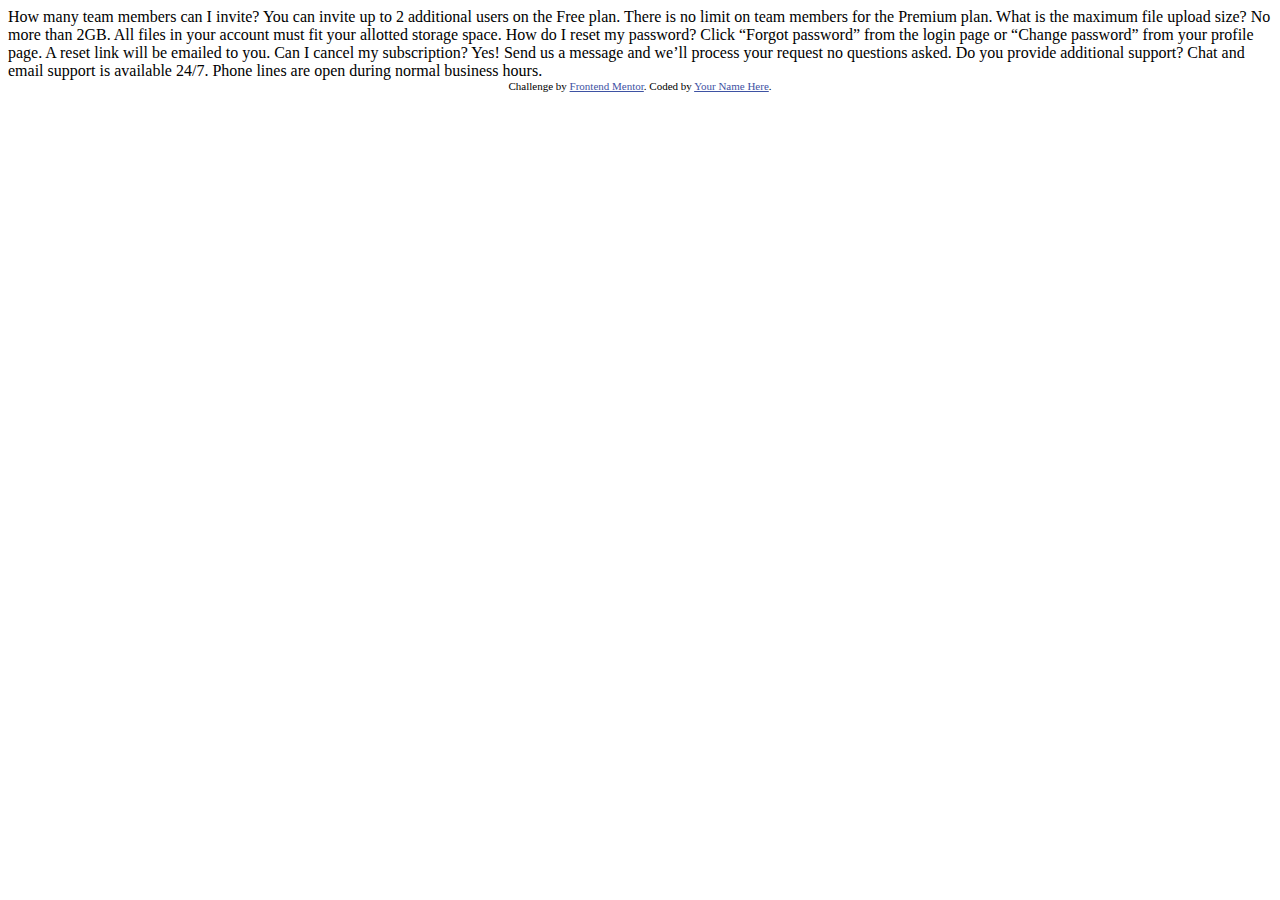
<file: Newbie/faq-accordion-card-main/index.html>
<!DOCTYPE html>
<html lang="en">
<head>
  <meta charset="UTF-8">
  <meta name="viewport" content="width=device-width, initial-scale=1.0"> <!-- displays site properly based on user's device -->

  <link rel="icon" type="image/png" sizes="32x32" href="./images/favicon-32x32.png">
  
  <title>Frontend Mentor | FAQ Accordion Card</title>

  <!-- Feel free to remove these styles or customise in your own stylesheet 👍 -->
  <style>
    .attribution { font-size: 11px; text-align: center; }
    .attribution a { color: hsl(228, 45%, 44%); }
  </style>
</head>
<body>
  How many team members can I invite?
  You can invite up to 2 additional users on the Free plan. There is no limit on 
  team members for the Premium plan.

  What is the maximum file upload size?
  No more than 2GB. All files in your account must fit your allotted storage space.

  How do I reset my password?
  Click “Forgot password” from the login page or “Change password” from your profile page.
  A reset link will be emailed to you.

  Can I cancel my subscription?
  Yes! Send us a message and we’ll process your request no questions asked.

  Do you provide additional support?
  Chat and email support is available 24/7. Phone lines are open during normal business hours.

  <div class="attribution">
    Challenge by <a href="https://www.frontendmentor.io?ref=challenge" target="_blank">Frontend Mentor</a>. 
    Coded by <a href="#">Your Name Here</a>.
  </div>
</body>
</html>
</file>
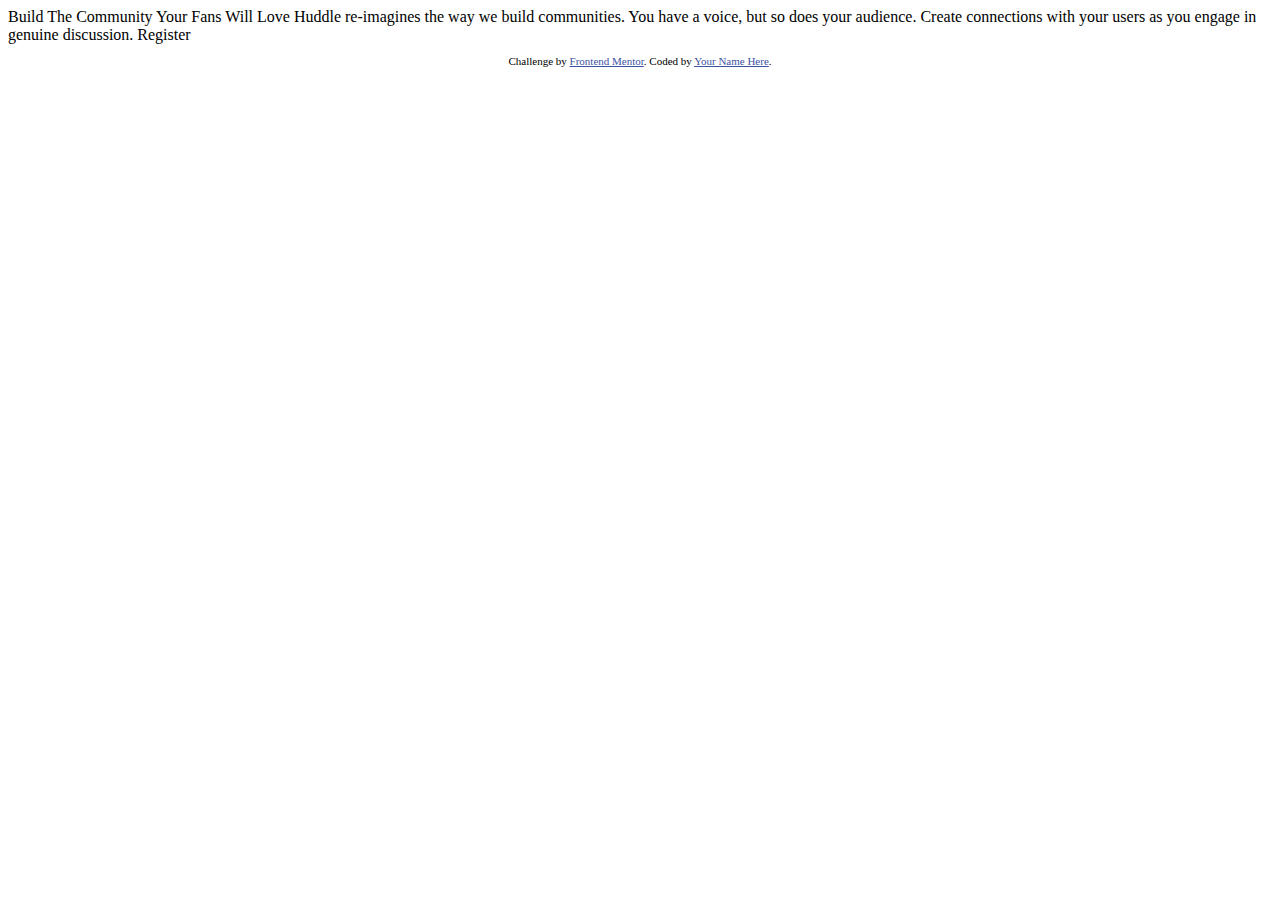
<file: Newbie/huddle-landing-page-with-single-introductory-section-master/index.html>
<!DOCTYPE html>
<html lang="en">
<head>
  <meta charset="UTF-8">
  <meta name="viewport" content="width=device-width, initial-scale=1.0"> <!-- displays site properly based on user's device -->

  <link rel="icon" type="image/png" sizes="32x32" href="./images/favicon-32x32.png">
  
  <title>Frontend Mentor | Huddle landing page with single introductory section</title>

  <!-- Feel free to remove these styles or customise in your own stylesheet 👍 -->
  <style>
    .attribution { font-size: 11px; text-align: center; }
    .attribution a { color: hsl(228, 45%, 44%); }
  </style>
</head>
<body>

  Build The Community Your Fans Will Love

  Huddle re-imagines the way we build communities. You have a voice, but so does your audience. 
  Create connections with your users as you engage in genuine discussion. 

  Register

  <footer>
    <p class="attribution">
      Challenge by <a href="https://www.frontendmentor.io?ref=challenge" target="_blank">Frontend Mentor</a>. 
      Coded by <a href="#">Your Name Here</a>.
    </p>
  </footer>
</body>
</html>
</file>
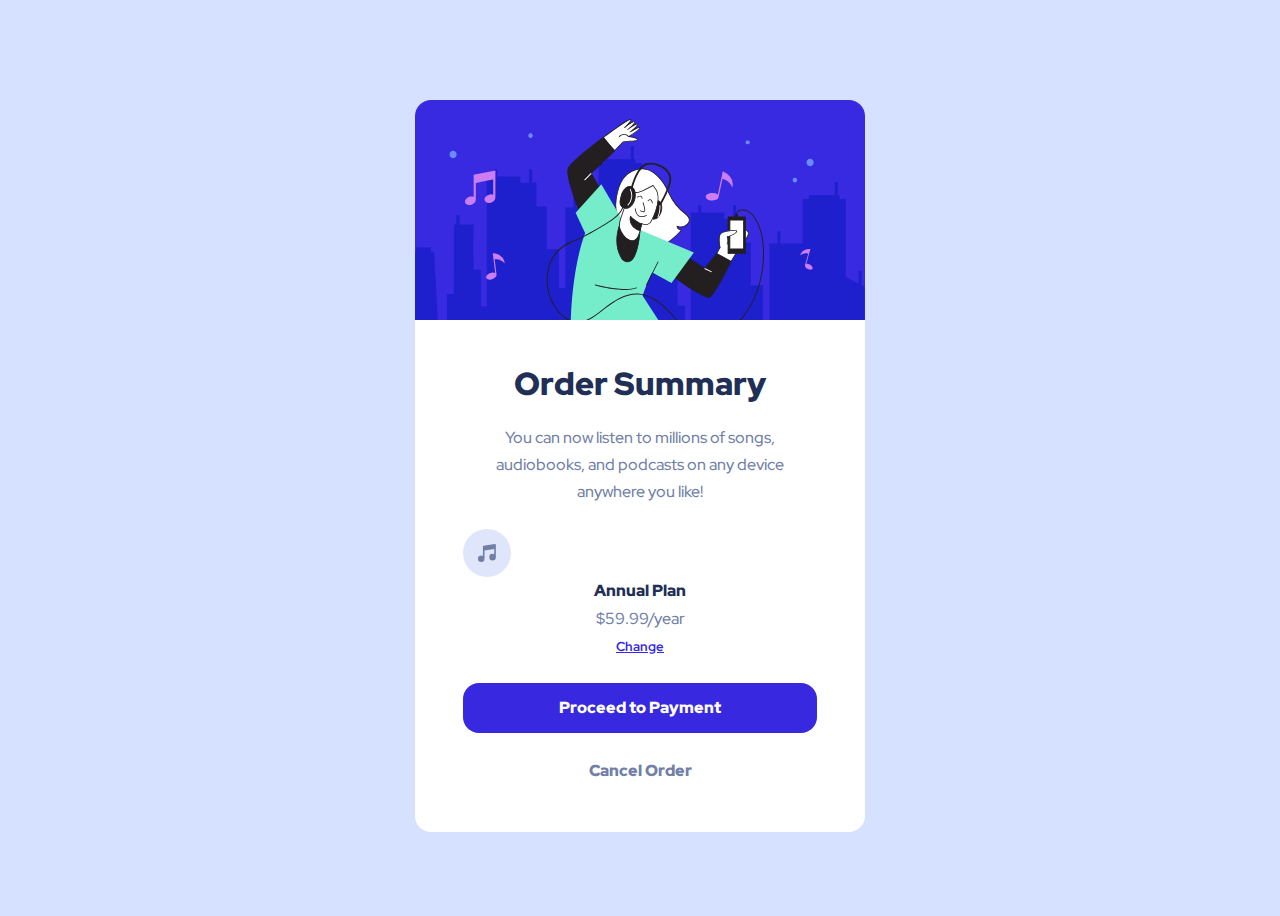
<file: Newbie/order-summary-component-main/index.html>
<!DOCTYPE html>
<html lang="en">

<head>
  <meta charset="UTF-8">
  <meta name="viewport" content="width=device-width, initial-scale=1.0">
  <!-- displays site properly based on user's device -->

  <link rel="icon" type="image/png" sizes="32x32" href="./images/favicon-32x32.png">
  <link rel="stylesheet" href="style.css">

  <title>Frontend Mentor | Order summary card</title>
</head>

<body>
  <div class="main">
    <article class="card">
      <img src="./images/illustration-hero.svg" alt="illustration-hero" class="card__image">
      <div class="card__content">
        <h1 class="card__title">Order Summary</h1>
        <p>
          You can now listen to millions of songs, audiobooks, and podcasts on any
          device anywhere you like!
        </p>
        <div class="flex-group">
          <img src="./images/icon-music.svg" alt="music">
          <div>
            <p class="card__plan">Annual Plan</p>
            <p class="card__price">$59.99/year</p>
          </div>
          <button class="button__change">Change</button>
        </div>
        <button class="button__pay">Proceed to Payment</button>
        <button class="button__cancel">Cancel Order</button>
      </div>
    </article>
  </div>
</body>

</html>
</file>
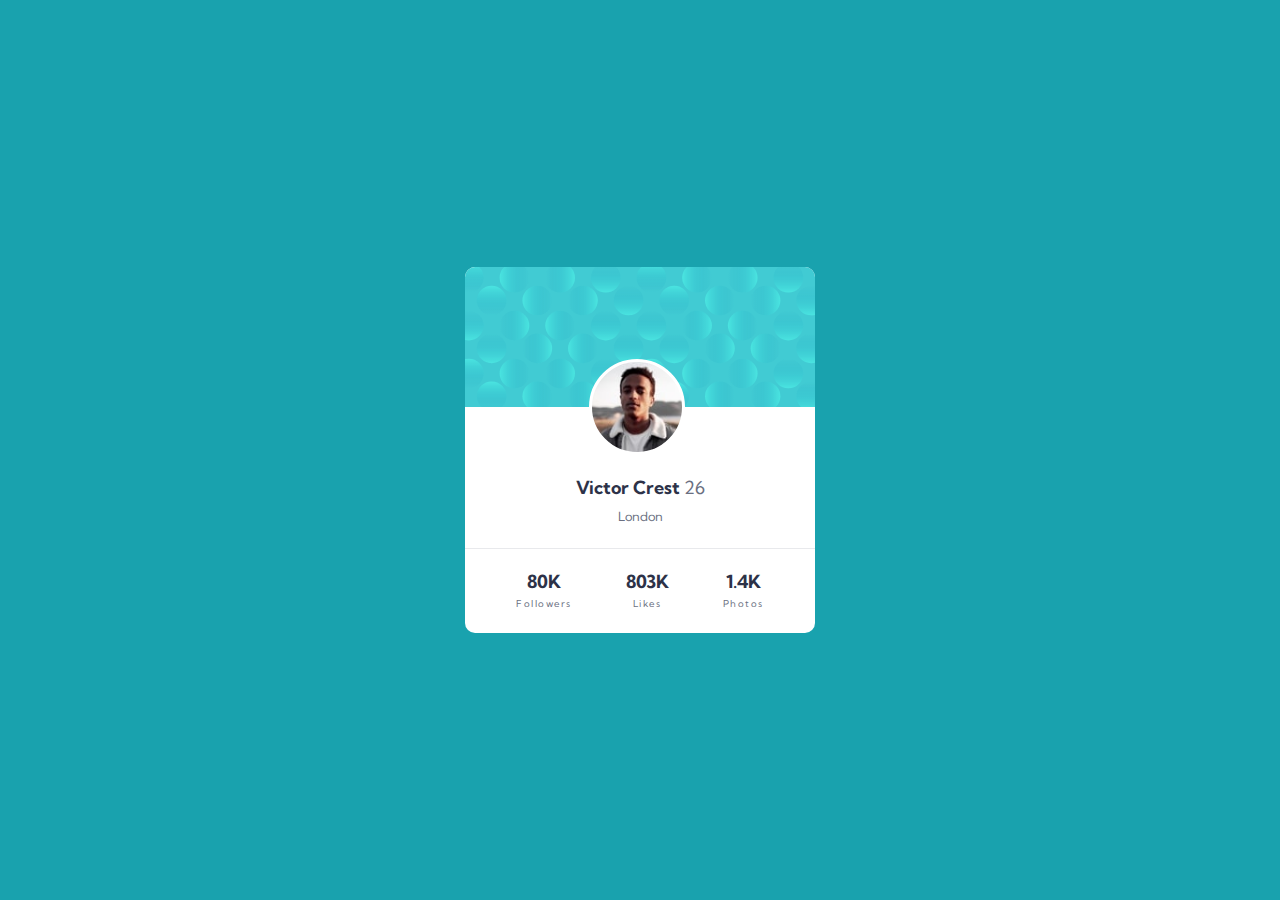
<file: Newbie/profile-card-component-main/index.html>
<!DOCTYPE html>
<html lang="en">

<head>
  <meta charset="UTF-8">
  <meta name="viewport" content="width=device-width, initial-scale=1.0">
  <!-- displays site properly based on user's device -->

  <link rel="icon" type="image/png" sizes="32x32" href="./images/favicon-32x32.png">
  <link rel="stylesheet" href="style.css">
  <title>Frontend Mentor | Profile card component</title>

</head>

<body>
  <div class="container">
    <div class="card">
      <div class="header">
        <div class="header__overlay"></div>
        <div class="header__img"></div>
      </div>
      <div class="content">
        <div class="content__title">
          <span class="content__name">Victor Crest</span>
          <span class="content__age">26</span>
        </div>
        <div class="content__location">London</div>
      </div>
      <div class="footer card__footer">
        <div class="footer-item">
          <div class="item-number">80K</div>
          <div class="item-desc footer__item-desc">Followers</div>
        </div>
        <div class="footer-item">
          <div class="item-number">803K</div>
          <div class="item-desc footer__item-desc">Likes</div>
        </div>
        <div class="footer-item">
          <div class="item-number">1.4K</div>
          <div class="item-desc footer__item-desc">Photos</div>
        </div>
      </div>
    </div>
  </div>
</body>

</html>
</file>
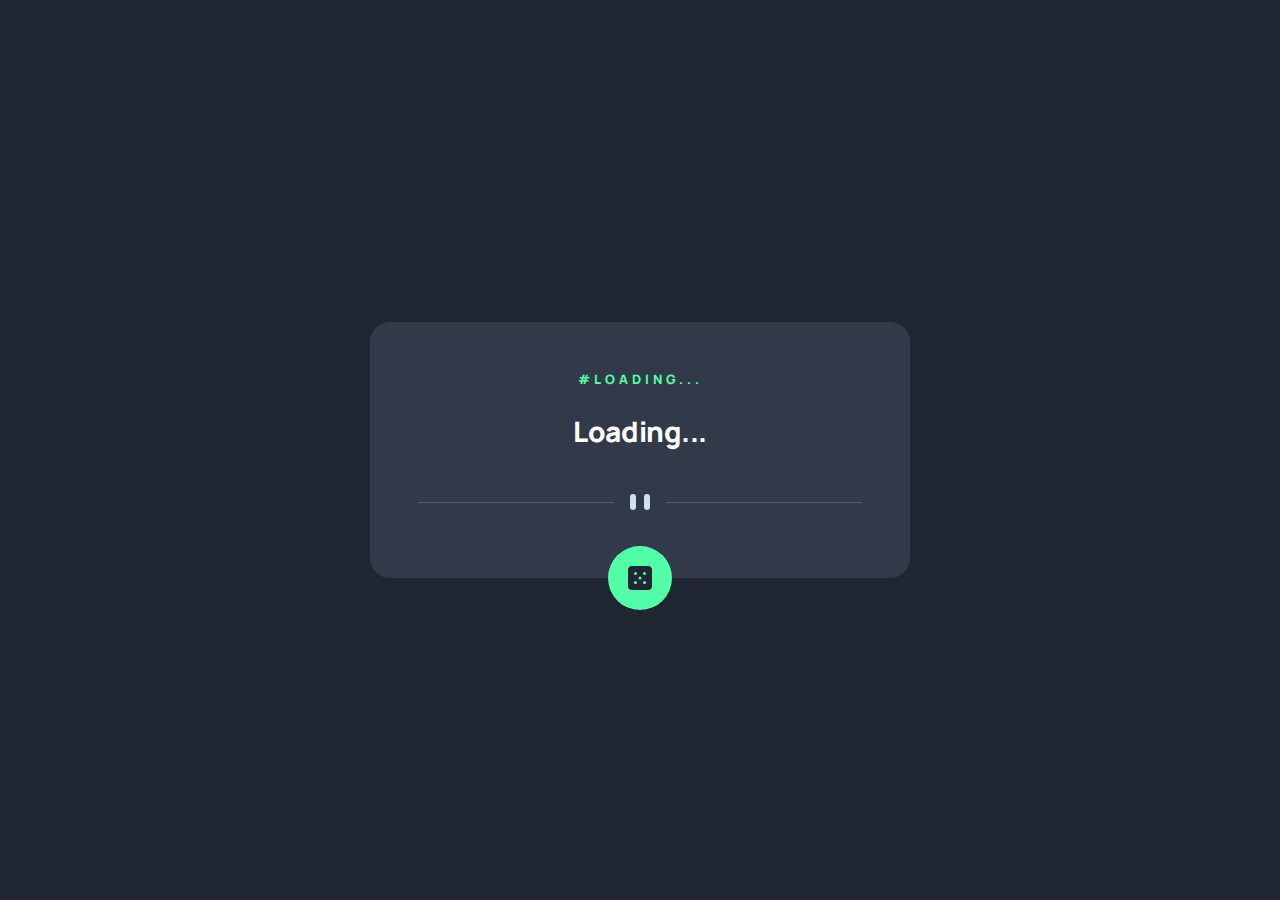
<file: Junior/advice-generator-app/My/index.html>
<!DOCTYPE html>
<html lang="en">

<head>
  <meta charset="UTF-8">
  <meta name="viewport" content="width=device-width, initial-scale=1.0">
  <!-- displays site properly based on user's device -->

  <link rel="icon" type="image/png" sizes="32x32" href="./images/favicon-32x32.png">
  <link rel="preconnect" href="https://fonts.googleapis.com">
  <link rel="preconnect" href="https://fonts.gstatic.com" crossorigin>
  <link href="https://fonts.googleapis.com/css2?family=Manrope:wght@800&display=swap" rel="stylesheet">
  <link rel="stylesheet" href="style.css">

  <title>Frontend Mentor | Advice generator app</title>
</head>

<body>
  <div class="container">
    <div class="card">
      <div class="title"><span class="title__id">#Loading...</span></div>
      <div class="quote"><q class="quote__content">Loading...</q></div>
      <div class="divider"></div>

      <div class="dice">
        <img src="./images/icon-dice.svg" alt="dice">
      </div>
    </div>
  </div>
  <script src="./index.js" type="module"></script>
</body>

</html>
</file>
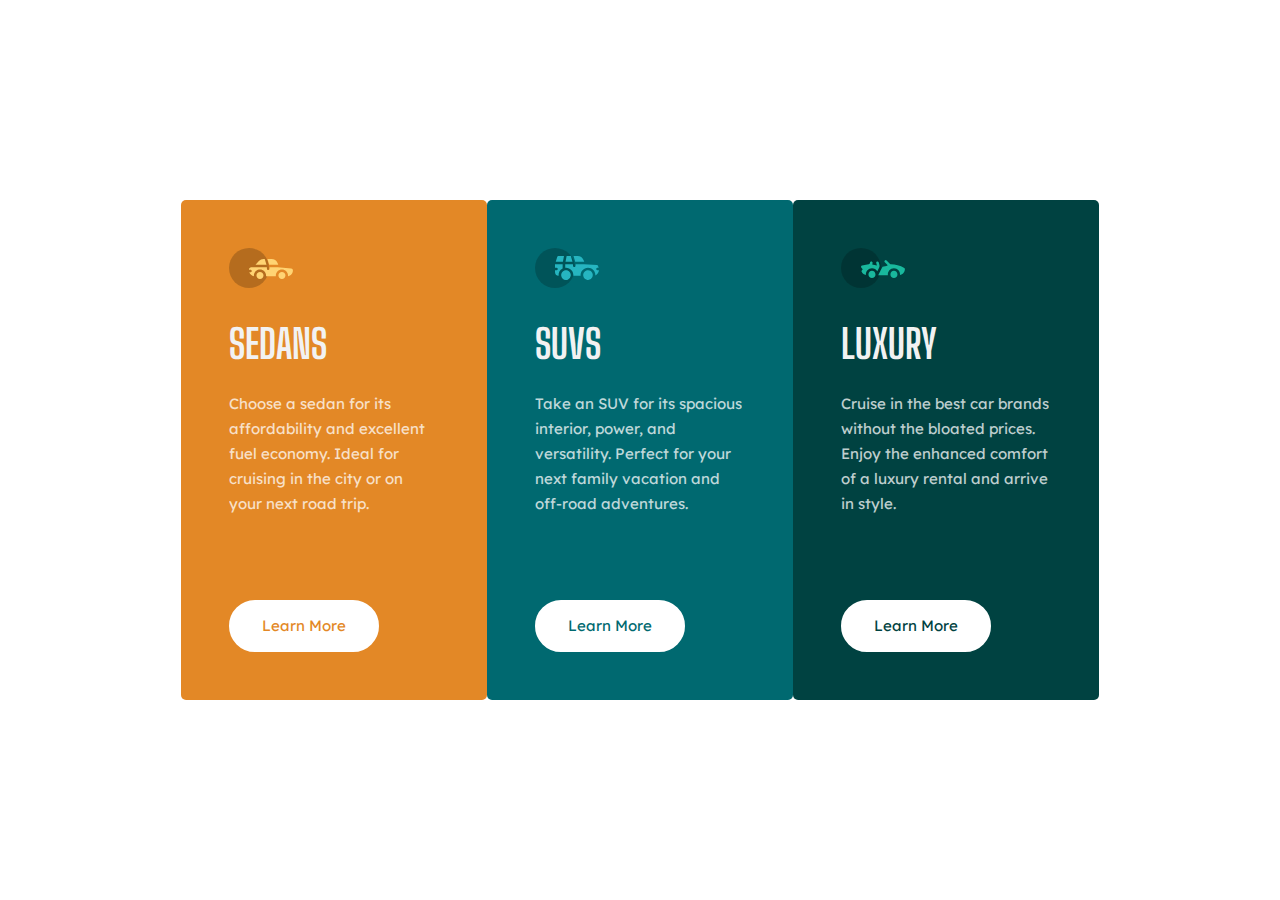
<file: Newbie/3-column-preview-card-component/My/index.html>
<!DOCTYPE html>
<html lang="en">
  <head>
    <meta charset="UTF-8" />
    <meta name="viewport" content="width=device-width, initial-scale=1.0" />
    <!-- displays site properly based on user's device -->

    <link
      rel="icon"
      type="image/png"
      sizes="32x32"
      href="./images/favicon-32x32.png"
    />
    <link rel="preconnect" href="https://fonts.googleapis.com" />
    <link rel="preconnect" href="https://fonts.gstatic.com" crossorigin />
    <link
      href="https://fonts.googleapis.com/css2?family=Big+Shoulders+Display:wght@700&family=Lexend+Deca&display=swap"
      rel="stylesheet"
    />
    <link rel="stylesheet" href="style.css" />

    <title>Frontend Mentor | 3-column preview card component</title>

    <!-- Feel free to remove these styles or customise in your own stylesheet 👍 -->
  </head>
  <body>
    <div class="container">
      <div class="card card__layout color__bg-sedan">
        <div class="logo logo__sedan card_logo"></div>
        <div class="title">Sedans</div>
        <div class="content card_content">
          Choose a sedan for its affordability and excellent fuel economy. Ideal
          for cruising in the city or on your next road trip.
        </div>
        <div class="button">
          <span class="button__content color__sedan">Learn More</span>
        </div>
      </div>
      <div class="card card__layout color__bg-suvs">
        <div class="logo logo__suvs card_logo"></div>
        <div class="title">SUVs</div>
        <div class="content card_content">
          Take an SUV for its spacious interior, power, and versatility. Perfect
          for your next family vacation and off-road adventures.
        </div>
        <div class="button">
          <span class="button__content color__suvs">Learn More</span>
        </div>
      </div>
      <div class="card card__layout color__bg-luxury">
        <div class="logo logo__luxury card_logo"></div>
        <div class="title">Luxury</div>
        <div class="content card_content">
          Cruise in the best car brands without the bloated prices. Enjoy the
          enhanced comfort of a luxury rental and arrive in style.
        </div>
        <div class="button">
          <span class="button__content color__luxury">Learn More</span>
        </div>
      </div>
    </div>
  </body>
</html>
</file>
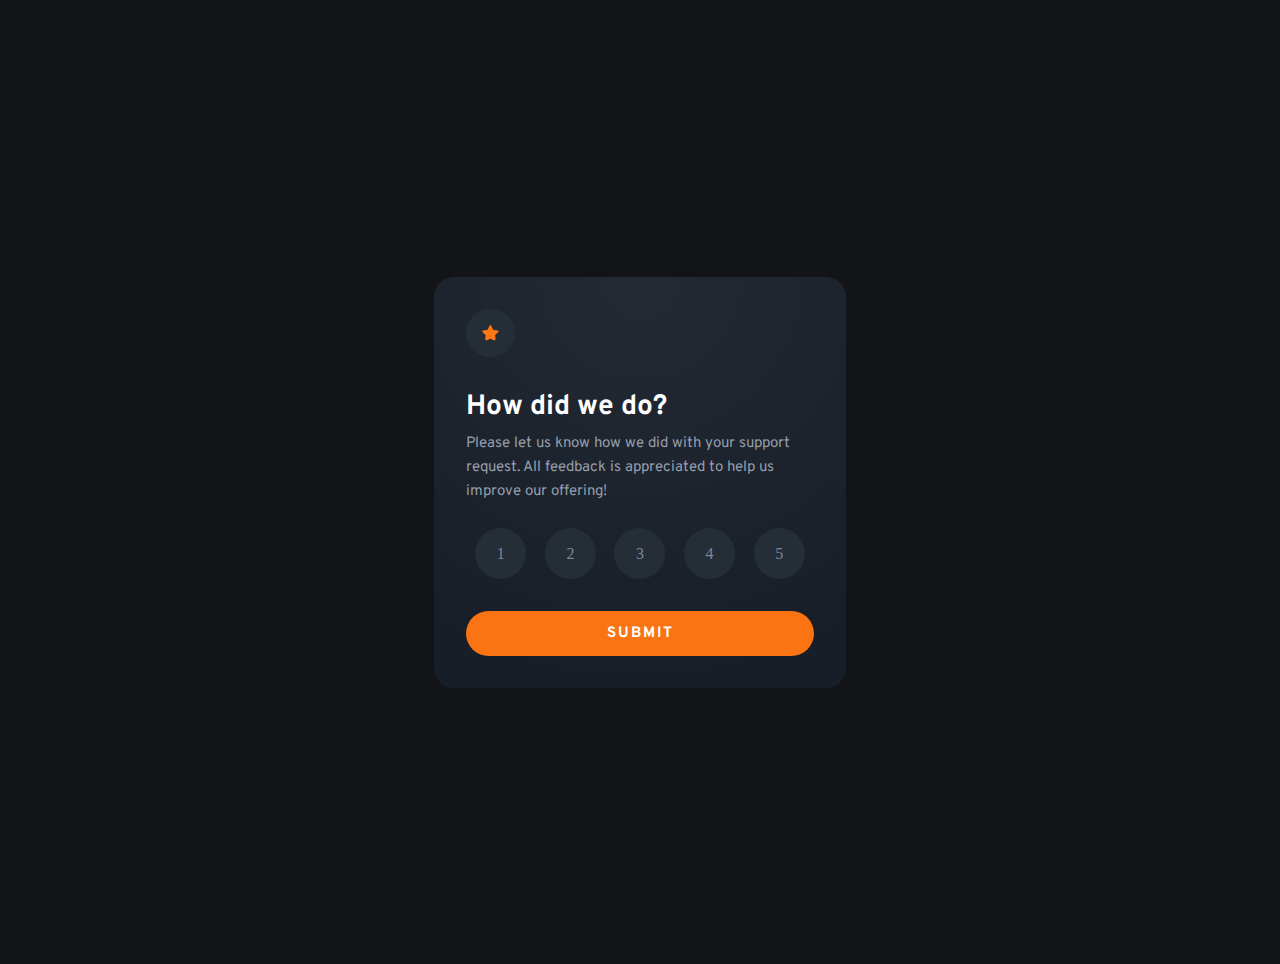
<file: Newbie/interactive-rating-component/My/index.html>
<!DOCTYPE html>
<html lang="en">

<head>
  <meta charset="UTF-8">
  <meta name="viewport" content="width=device-width, initial-scale=1.0">
  <!-- displays site properly based on user's device -->

  <link rel="icon" type="image/png" sizes="32x32" href="./images/favicon-32x32.png">
  <link rel="stylesheet" href="style.css">
  <link rel="preconnect" href="https://fonts.googleapis.com">
  <link rel="preconnect" href="https://fonts.gstatic.com" crossorigin>
  <link href="https://fonts.googleapis.com/css2?family=Overpass:wght@400;700&display=swap" rel="stylesheet">

  <title>Frontend Mentor | Interactive rating component</title>

  <!-- Feel free to remove these styles or customise in your own stylesheet 👍 -->
</head>

<body>
  <div class="container">
    <div class="card">
      <div class="header">
        <img src="./images/icon-star.svg" alt="star">
      </div>
      <div class="title header-title">
        <h1>How did we do?</h1>
      </div>
      <div class="content title-content">
        Please let us know how we did with your support request. All feedback is appreciated
        to help us improve our offering!
      </div>
      <div class="step content-step">
        <div class="btn__number" data-value="1">1</div>
        <div class="btn__number" data-value="2">2</div>
        <div class="btn__number" data-value="3">3</div>
        <div class="btn__number" data-value="4">4</div>
        <div class="btn__number" data-value="5">5</div>
      </div>
      <div class="btn__submit btn__submit-step">
        <div class="btn__text">
          Submit
        </div>
      </div>
    </div>
  </div>
  <script src="./script.js"></script>
</body>

</html>
</file>
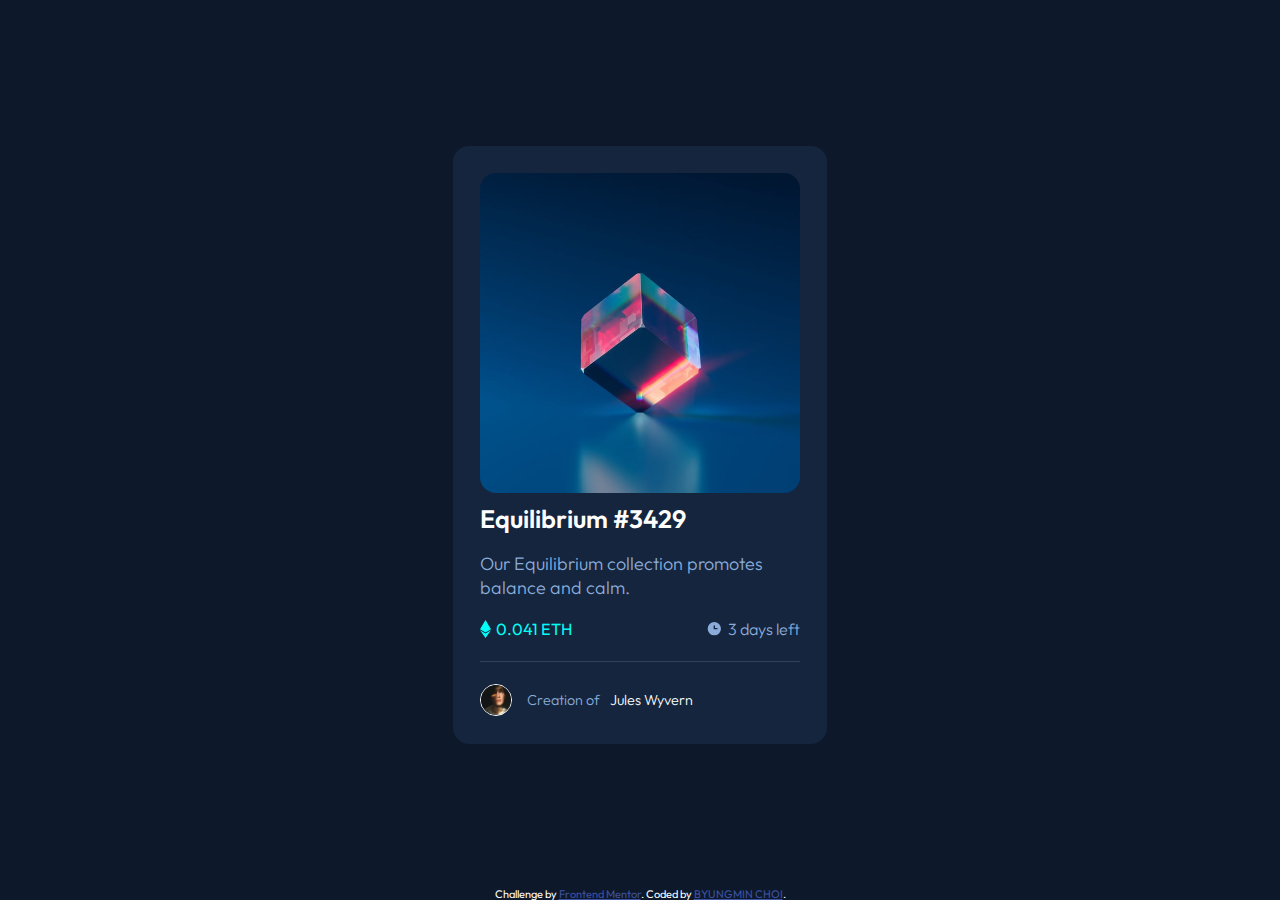
<file: Newbie/NFT-preview-card-component/My/index.html>
<!DOCTYPE html>
<html lang="en">
  <head>
    <meta charset="UTF-8">
    <meta name="viewport" content="width=device-width, initial-scale=1.0">
    <!-- displays site properly based on user's device -->
    <link rel="preconnect" href="https://fonts.googleapis.com">
    <link rel="preconnect" href="https://fonts.gstatic.com" crossorigin>
    <link href="https://fonts.googleapis.com/css2?family=Outfit:wght@300;400;600&display=swap" rel="stylesheet">
    
    <link rel="shortcut icon" href="./images/equillibrium.ico" type="image/x-icon">
    <link rel="stylesheet" href="style.css">

    <title>Frontend Mentor | NFT preview card component</title>
    </style>
  </head>
  <body>
    <div class="container" role="main">
      <div></div>
      <div class="card">
        <div class="view">
          <img class="equilibrium" src="./images/image-equilibrium.jpg" alt="equilibrium">
          <div class="eye">
            <img src="./images/icon-view.svg" alt="view">
          </div>
        </div>
        <div class="content">
          <h1 class="title"> Equilibrium #3429 </h1>
          <p class="description">Our Equilibrium collection promotes balance and calm.</p>
          <div class="section">
            <div class="ethereum">
              <img src="./images/icon-ethereum.svg" alt="ethereum">
              0.041 ETH
            </div>
            <div class="clock">
              <img src="./images/icon-clock.svg" alt="clock">
              3 days left
            </div>
          </div>
        </div>
        <div>
          <hr class="line" />
        </div>
        <div class="user">
          <div class="avatar">
            <img src="./images/image-avatar.png" alt="avatar">
          </div> 
          <span>Creation of</span> <span class="name">Jules Wyvern</span>
        </div>
      </div>
      <div class="attribution">
        Challenge by <a href="https://www.frontendmentor.io?ref=challenge" target="_blank">Frontend Mentor</a>.
        Coded by <a href="https://github.com/PhilosopherProgrammer" target="_blank">BYUNGMIN CHOI</a>.
      </div>
    </div>
  </body>
</html>
</file>
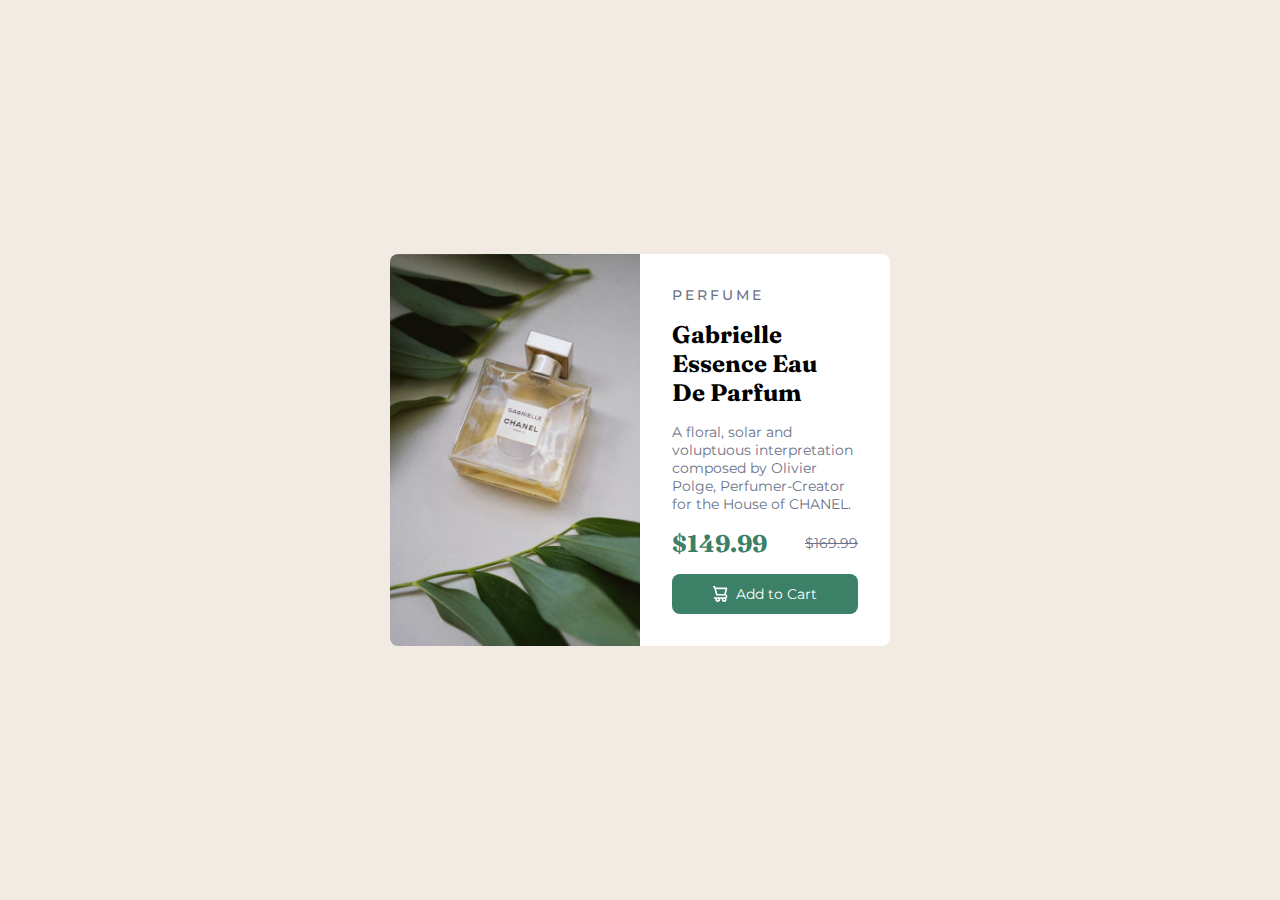
<file: Newbie/product-preview-card-component/Ali/index.html>
<!DOCTYPE html>
<html lang="en">

<head>
  <meta charset="UTF-8">
  <meta name="viewport" content="width=device-width, initial-scale=1.0">
  <link rel="stylesheet" href="style.css">
  <title>Frontend Mentor | Product preview card component</title>
</head>

<body>
  <div class="card">
    <div class="card_container">
      <div class="card_image"></div>
      <div class="card_info">
        <p class="sub_title">perfume</p>
        <h2 class="title">
          Gabrielle <br />
          Essence Eau <br />
          De Parfum
        </h2>
        <p class="info">
          A floral, solar and voluptuous interpretation composed by Olivier Polge,
          Perfumer-Creator for the House of CHANEL.
        </p>
        <div class="prices">
          <h2>$149.99</h2>
          <p>$169.99</p>
        </div>
        <button>
          <img src="./images/icon-cart.svg" alt="cart">
          <p>Add to Cart</p>
        </button>
      </div>
    </div>
  </div>
</body>

</html>
</file>
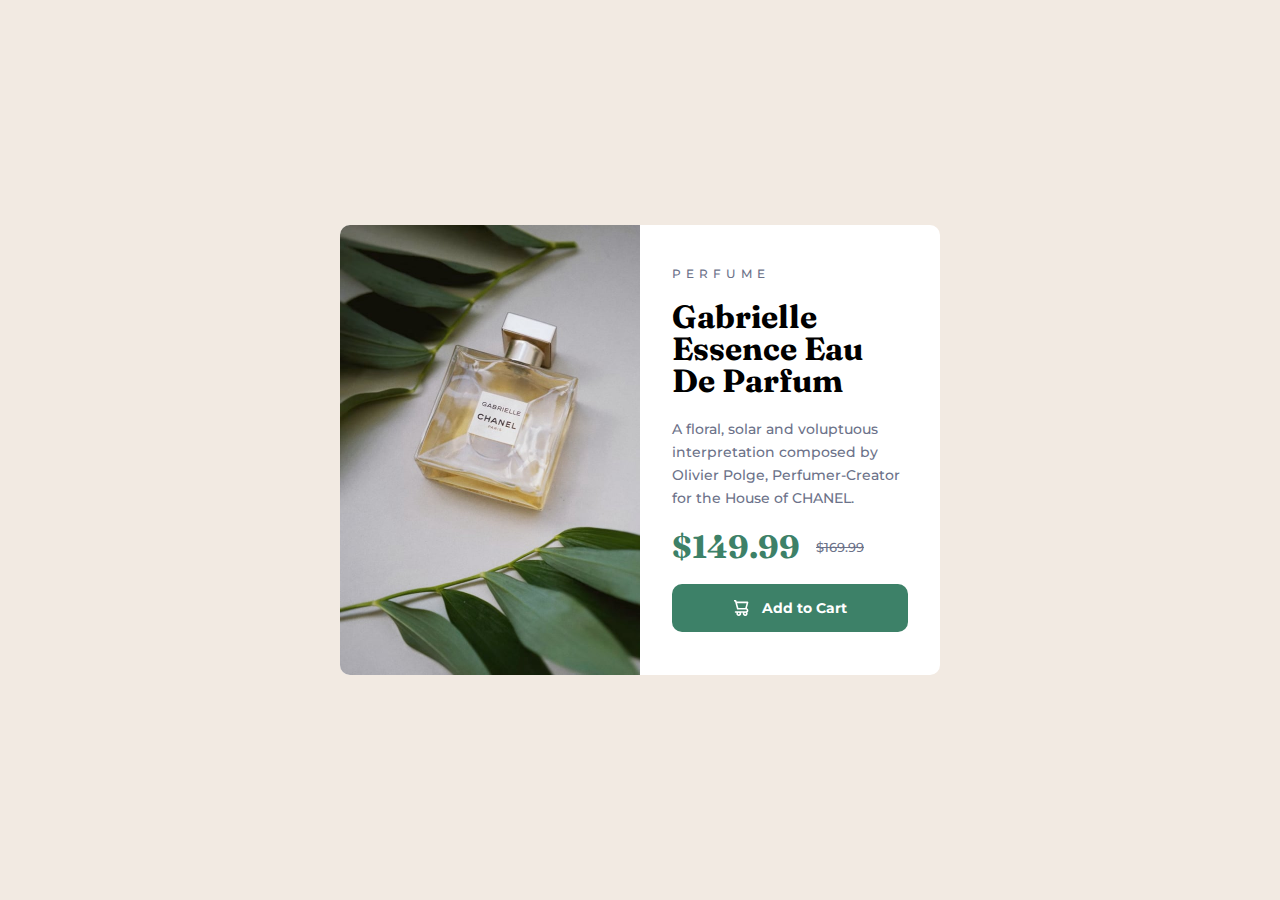
<file: Newbie/product-preview-card-component/My/index.html>
<!DOCTYPE html>
<html lang="en">
  <head role="banner">
    <meta charset="UTF-8" />
    <meta name="viewport" content="width=device-width, initial-scale=1.0" />
    <!-- displays site properly based on user's device -->

    <link
      rel="icon"
      type="image/png"
      sizes="32x32"
      href="./images/favicon-32x32.png"
    />
    <link rel="preconnect" href="https://fonts.googleapis.com" />
    <link rel="preconnect" href="https://fonts.gstatic.com" crossorigin />
    <link
      href="https://fonts.googleapis.com/css2?family=Fraunces:opsz,wght@9..144,700&family=Montserrat:wght@500;700&display=swap"
      rel="stylesheet"
    />
    <link rel="stylesheet" href="./style.css" />
    <title>Frontend Mentor | Product preview card component</title>
  </head>
  <body>
    <div class="container" role="article">
      <div class="media">
        <picture class="media__img-wrapper">
          <source srcset="./images/image-product-desktop.jpg" media="(min-width: 611px)"/>
          <img
            class="media__img"
            src="./images/image-product-mobile.jpg"
            alt="perfume"
        />
        </picture>
        <div class="media__body" role="main">
          <div class="media__header">PERFUME</div>
          <div class="media__title">Gabrielle Essence Eau De Parfum</div>
          <div class="media__contents" role="contentinfo">
            A floral, solar and voluptuous interpretation composed by Olivier
            Polge, Perfumer-Creator for the House of CHANEL.
          </div>
          <div class="media__price">
            <span class="media__price_real-cost">$149.99</span
            ><span class="media__price_first-cost">$169.99</span>
          </div>
          <div>
            <button class="btn" role="button">
              <img class="btn__icon" src="./images/icon-cart.svg" alter="cart"></img>
              <span class="btn__text">Add to Cart</span>
            </button>
          </div>
        </div>
      </div>
    </div>
  </body>
</html>
</file>
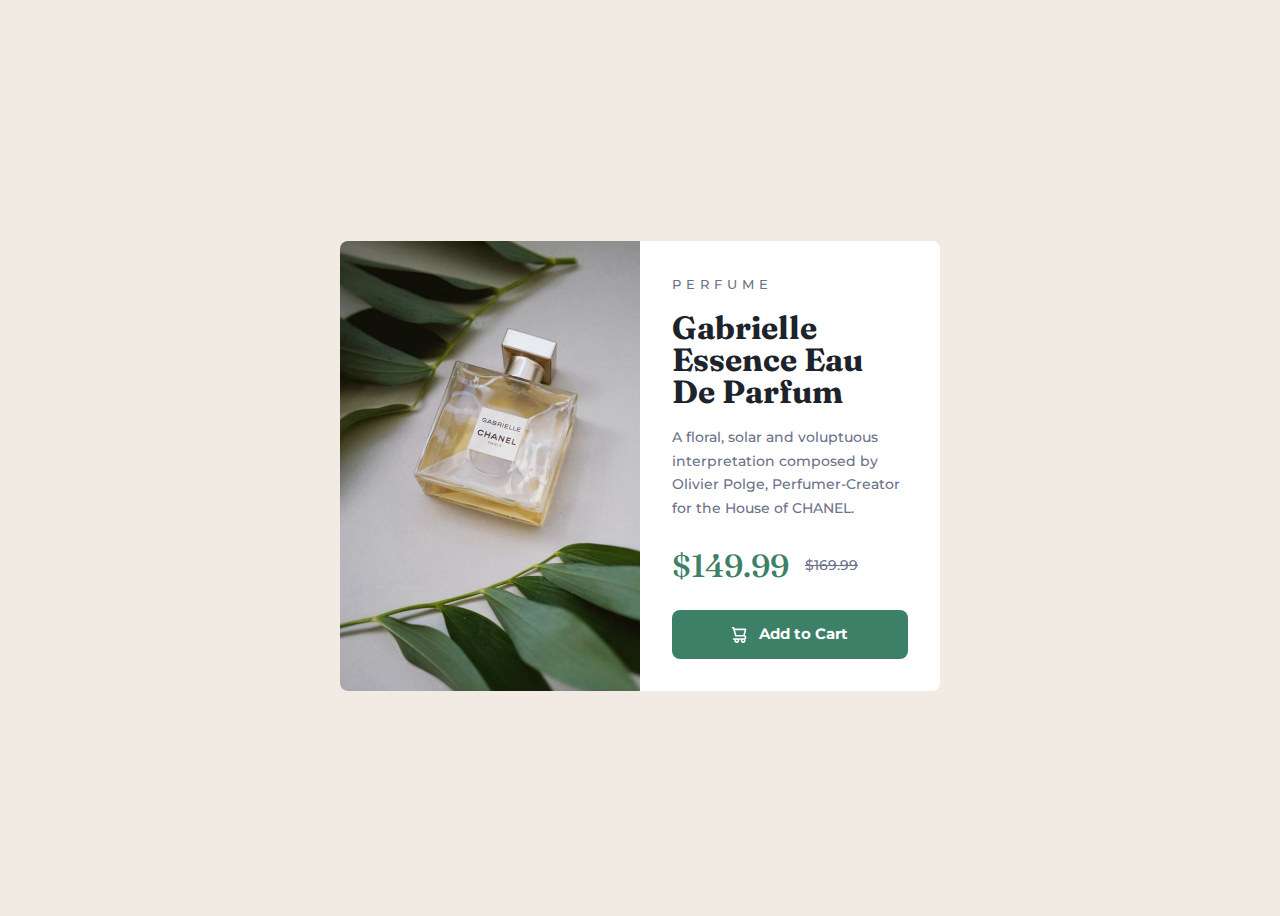
<file: Newbie/product-preview-card-component/Powell/index.html>
<!DOCTYPE html>
<html lang="en">

<head>
  <meta charset="UTF-8">
  <meta name="viewport" content="width=device-width, initial-scale=1.0">
  <!-- displays site properly based on user's device -->
  <link rel="icon" type="image/png" sizes="32x32" href="./images/favicon-32x32.png">
  <title>Frontend Mentor | Product preview card component</title>
  <!-- Google fonts -->
  <link rel="preconnect" href="https://fonts.googleapis.com">
  <link rel="preconnect" href="https://fonts.gstatic.com" crossorigin>
  <link
    href="https://fonts.googleapis.com/css2?family=Fraunces:opsz,wght@9..144,700&family=Montserrat:wght@500;600&display=swap"
    rel="stylesheet">
  <!-- My CSS -->
  <link rel="stylesheet" href="style.css">
</head>

<body>

  <main>
    <article class="product">
      <picture class="product__img">
        <source srcset="images/image-product-desktop.jpg" media="(min-width: 600px)">
        <img src="images/image-product-mobile.jpg"
          alt="Gabrielle Essense perfume bottle laying flat on a table with green leaves above and below it">
      </picture>

      <div class="product__content">
        <p class="product__category">Perfume</p>

        <h1 class="product__title">Gabrielle Essence Eau De Parfum</h1>

        <p>A floral, solar and voluptuous interpretation composed by Olivier Polge,
          Perfumer-Creator for the House of CHANEL.</p>

        <div class="flex-group">
          <p class="product__price">
            <span class="visually-hidden">Current price:</span>
            $149.99
          </p>
          <p class="product__original-price">
            <span class="visually-hidden">Original price:</span>
            <s>$169.99</s>
          </p>
        </div>

        <button class="button" data-icon="shopping-cart">Add to Cart</button>
      </div>

    </article>
  </main>
</body>

</html>
</file>
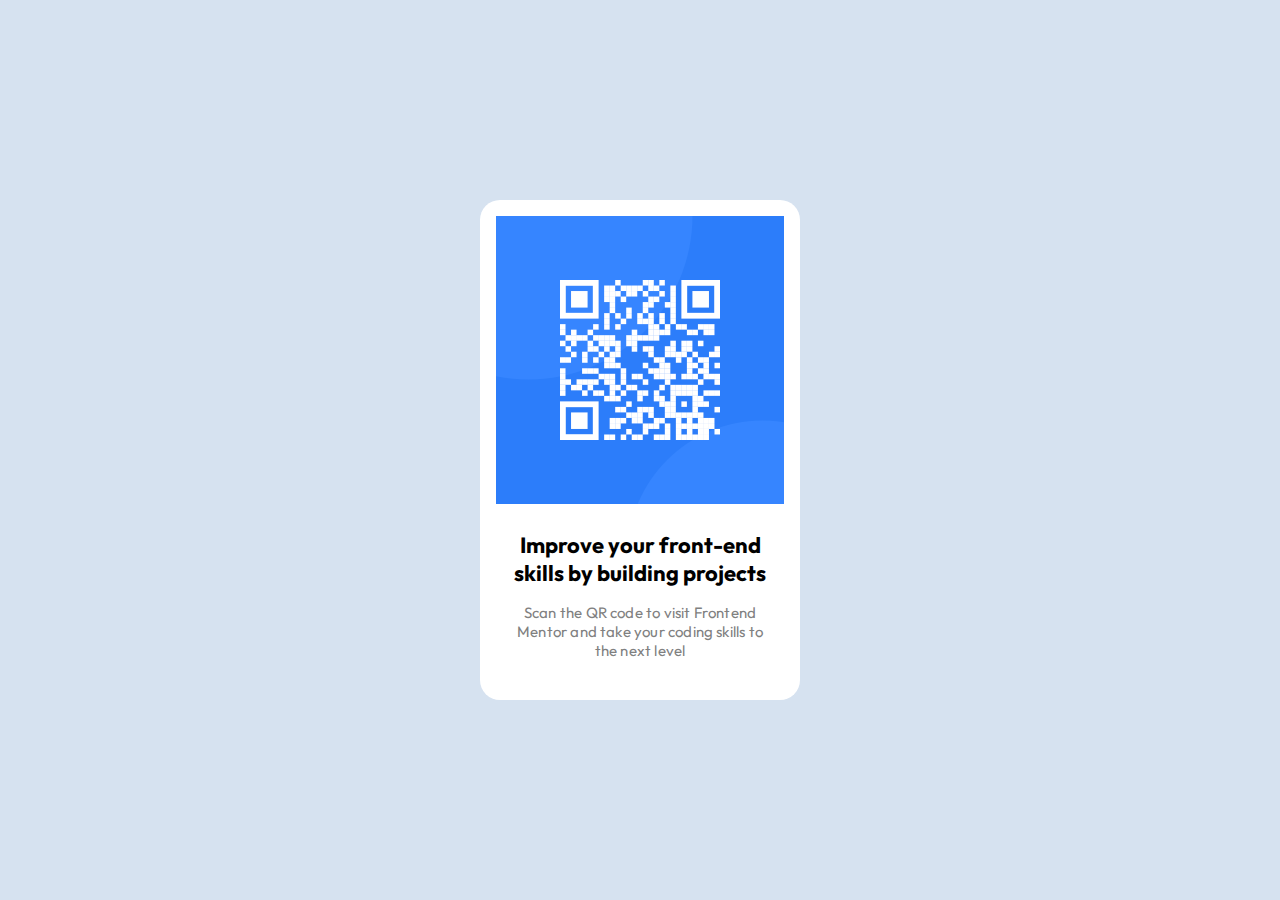
<file: Newbie/QR-code-component/My/index.html>
<!DOCTYPE html>
<html lang="en">

<head>
  <meta charset="UTF-8" />
  <meta name="viewport" content="width=device-width, initial-scale=1.0" />
  <!-- displays site properly based on user's device -->

  <link rel="icon" type="image/png" sizes="32x32" href="./images/favicon-32x32.png" />

  <link rel="preconnect" href="https://fonts.googleapis.com" />
  <link rel="preconnect" href="https://fonts.gstatic.com" crossorigin />
  <link href="https://fonts.googleapis.com/css2?family=Outfit:wght@400;700&display=swap" rel="stylesheet" />

  <link rel="stylesheet" href="style.css" />

  <title>Frontend Mentor | QR code component</title>
</head>

<body>
  <div class="container">
    <div class="card">
      <img src="./images/image-qr-code.png" alt="QR code for Frontend Mentor">
      <h1 class="title">Improve your front-end skills by building projects</h1>
      <div class="content">Scan the QR code to visit Frontend Mentor and take your coding skills to the next level</div>
    </div>
  </div>
</body>

</html>
</file>
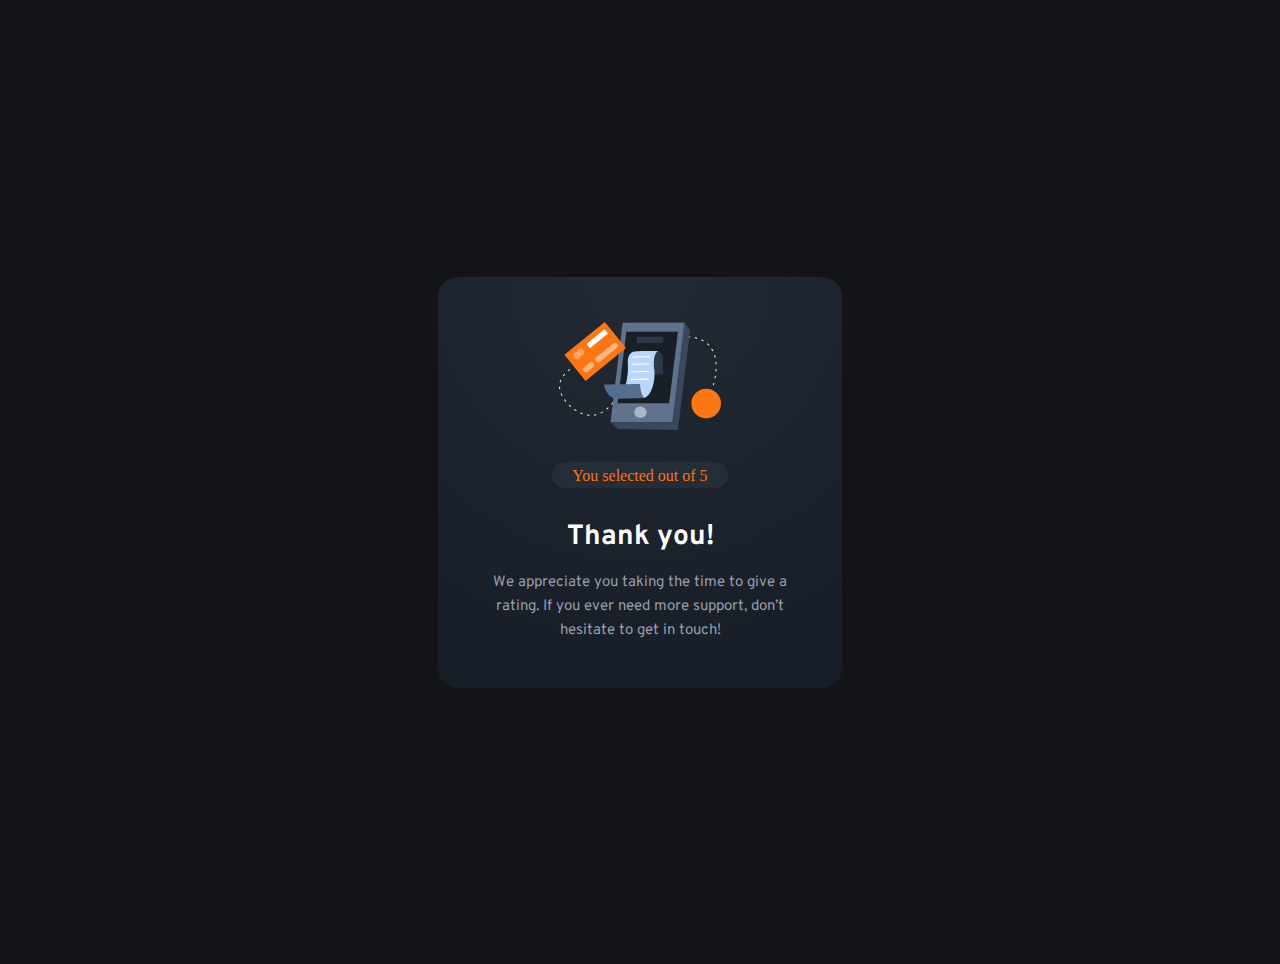
<file: Newbie/interactive-rating-component/My/thankyou.html>
<!DOCTYPE html>
<html lang="en">

<head>
    <meta charset="UTF-8">
    <meta name="viewport" content="width=device-width, initial-scale=1.0">
    <!-- displays site properly based on user's device -->

    <link rel="icon" type="image/png" sizes="32x32" href="./images/favicon-32x32.png">
    <link rel="stylesheet" href="style.css">
    <link rel="preconnect" href="https://fonts.googleapis.com">
    <link rel="preconnect" href="https://fonts.gstatic.com" crossorigin>
    <link href="https://fonts.googleapis.com/css2?family=Overpass:wght@400;700&display=swap" rel="stylesheet">

    <title>Frontend Mentor | Interactive rating component</title>

    <!-- Feel free to remove these styles or customise in your own stylesheet 👍 -->
</head>

<body>
    <div class="container">
        <div class="card">
            <div class="card__thankyou">
                <img src="./images/illustration-thank-you.svg" alt="thankyou">
                <div class="selected">
                    <div class="selected__content">
                        You selected <span class="selected__count"></span> out of 5
                    </div>
                </div>
                <div class="title">Thank you!</div>
                <div class="content">
                    We appreciate you taking the time to give a rating. If you ever need more support,
                    don’t hesitate to get in touch!
                </div>
            </div>
        </div>
    </div>
    <script src="./thankyou.js"></script>
</body>

</html>
</file>
<file: Newbie/order-summary-component-main/style.css>
@import url('https://fonts.googleapis.com/css2?family=Red+Hat+Display:wght@500;700;900&display=swap');

:root {
    --pale-blue: hsl(255, 100%, 94%);
    --bright-blue: hsl(245, 75%, 52%);
    --very-pale-blue: hsl(225, 100%, 98%);
    --desaturated-blue: hsl(224, 23%, 55%);
    --dark-blue: hsl(223, 47%, 23%);
    --purple: hsla(245, 83%, 68%, 1);

    --font-size: 16px;

    --font-family-red-hat-display: 'Red Hat Display', sans-serif;
}

/*
  1. Use a more-intuitive box-sizing model.
*/
*,
*::before,
*::after {
    box-sizing: border-box;
}

/*
  2. Remove default margin
*/
* {
    margin: 0;
}

/*
  3. Allow percentage-based heights in the application
*/
html,
body {
    height: 100%;
}

/*
  Typographic tweaks!
  4. Add accessible line-height
  5. Improve text rendering
*/
body {
    line-height: 1.7;
    -webkit-font-smoothing: antialiased;
}

/*
  6. Improve media defaults
*/
img,
picture,
video,
canvas,
svg {
    display: block;
    max-width: 100%;
}

/*
  7. Remove built-in form typography styles
*/
input,
button,
textarea,
select {
    font: inherit;
}

/*
  8. Avoid text overflows
*/
p,
h1,
h2,
h3,
h4,
h5,
h6 {
    overflow-wrap: break-word;
}

h1,
h2,
h3 {
    line-height: 1;
}

body {
    /* background: no-repeat url('./images/pattern-background-mobile.svg'); */
    background-color: hsl(225, 100%, 92%, 1);

    font-family: var(--font-family-red-hat-display);
    font-weight: 500;
    color: var(--desaturated-blue);

    display: grid;
    place-content: center;
    margin: 1rem;
}

.card {
    --content-padding: 3rem;
    --content-spacing: 1.5rem;

    border-radius: 1rem;
    max-width: 450px;
    background-color: white;
}

.card__image {
    width: 100%;
    max-height: 220px;
    border-radius: 1rem 1rem 0 0;
}

.card__content {
    display: grid;
    gap: var(--content-spacing);
    padding: var(--content-padding);
    text-align: center;
}

.card__title {
    color: var(--dark-blue);
    font-weight: 900;
}

.card__info {
    font-size: 0.9375rem;
    padding: 0 1.5rem;
}

.card__change {
    display: flex;
    border-radius: 0.5rem;
    align-items: center;
    background-color: hsl(228, 100%, 99%, 1);
    height: 100px;
    padding: 1.5rem;
    justify-content: space-between;
}

.card__plan {
    color: var(--dark-blue);
    font-weight: 900;
}

.button__change {
    color: var(--bright-blue);
    text-decoration: underline;
    font-size: 0.8125rem;
    font-weight: 700;

    border: 0;
    background-color: transparent;
    cursor: pointer;
}

.button__change:hover {
    color: var(--purple);
    text-decoration: none;
}

.button__pay {
    border: 0;
    border-radius: 1rem;
    background-color: var(--bright-blue);
    color: white;
    cursor: pointer;

    height: 50px;
    font-weight: 900;
}

.button__pay:hover {
    background-color: var(--purple);
}

.button__cancel {
    all: unset;
    font-weight: 900;
    color: var(--desaturated-blue);
    cursor: pointer;
}

.button__cancel:hover {
    color: var(--dark-blue);
}

@media screen and (max-width: 550px) {
    .card {
        --content-padding: 2rem;
        --content-spacing: 1rem;
        max-width: 330px;
    }

    .card__image {
        width: 100%;
        max-height: 160px;
    }

    .card__info {
        padding: 0;
    }

    .card__change {
        padding: 0;
    }
}
</file>
<file: Newbie/profile-card-component-main/style.css>
@import url('https://fonts.googleapis.com/css2?family=Kumbh+Sans:wght@100..900&display=swap');

html,
body,
div,
span,
applet,
object,
iframe,
h1,
h2,
h3,
h4,
h5,
h6,
p,
blockquote,
pre,
a,
abbr,
acronym,
address,
big,
cite,
code,
del,
dfn,
em,
img,
ins,
kbd,
q,
s,
samp,
small,
strike,
strong,
sub,
sup,
tt,
var,
b,
u,
i,
center,
dl,
dt,
dd,
ol,
ul,
li,
fieldset,
form,
label,
legend,
table,
caption,
tbody,
tfoot,
thead,
tr,
th,
td,
article,
aside,
canvas,
details,
embed,
figure,
figcaption,
footer,
header,
hgroup,
menu,
nav,
output,
ruby,
section,
summary,
time,
mark,
audio,
video {
    margin: 0;
    padding: 0;
    border: 0;
    font-size: 100%;
    font: inherit;
    vertical-align: baseline;
}

/* HTML5 display-role reset for older browsers */
article,
aside,
details,
figcaption,
figure,
footer,
header,
hgroup,
menu,
nav,
section {
    display: block;
}

body {
    line-height: 1;
}

ol,
ul {
    list-style: none;
}

blockquote,
q {
    quotes: none;
}

blockquote:before,
blockquote:after,
q:before,
q:after {
    content: '';
    content: none;
}

table {
    border-collapse: collapse;
    border-spacing: 0;
}

:root {
    --dark-cyan: hsl(185, 75%, 39%);
    --very-dark-desaturated-blue: hsl(229, 23%, 23%);
    --dark-grayish-blue: hsl(227, 10%, 46%);
    --dark-gray: hsl(0, 0%, 59%);

    --img-size: 96px;
}

* {
    box-sizing: border-box;
}

body {
    font-size: 18px;
    font-family: "Kumbh Sans", sans-serif;
    background-color: var(--dark-cyan);
}

.container {
    display: flex;
    align-items: center;
    justify-content: center;
    min-height: 100vh;
}

.card {
    width: 350px;
    height: 100%;
    border-radius: 10px;
    background-color: white;
}

.header {
    position: relative;
    width: 100%;
    height: 140px;
    margin-bottom: calc((var(--img-size) / 2) + 1.5rem);
}

.header__overlay {
    border-radius: 10px 10px 0 0;
    position: absolute;
    width: 100%;
    height: 100%;
    top: 0;
    left: 0;
    z-index: 1;
    background-image: url(./images/bg-pattern-card.svg);
}

.header__img {
    position: absolute;
    top: calc(140px - (var(--img-size) / 2));
    left: calc(350px / 2 - (var(--img-size) / 2) - 3px);
    width: var(--img-size);
    height: var(--img-size);
    border-radius: 50%;
    background-image: url(./images/image-victor.jpg);
    background-repeat: no-repeat;
    background-size: cover;
    border: 3px solid white;
    z-index: 2;
}

.content {
    text-align: center;
}

.content__name {
    font-weight: 700;
    color: var(--very-dark-desaturated-blue);
}

.content__age {
    color: var(--dark-grayish-blue)
}

.content__location {
    color: var(--dark-grayish-blue);
    font-size: 0.8rem;
    margin-top: 0.8rem;
}

.card__footer {
    margin-top: 1.6rem;
}

.footer {
    display: flex;
    justify-content: space-around;
    padding: 1.5rem;
    border-top: 1px #E8E9EC solid;
}

.footer-item {
    text-align: center;
}

.item-number {
    font-weight: 700;
    color: var(--very-dark-desaturated-blue);
}

.item-desc {
    color: var(--dark-grayish-blue);
    font-size: 0.6rem;
    letter-spacing: 1.5px;
}

.footer__item-desc {
    margin-top: 0.5rem;
}
</file>
<file: Newbie/product-preview-card-component/Ali/style.css>
@import url('https://fonts.googleapis.com/css2?family=Fraunces:wght@700&family=Montserrat:wght@500;700&display=swap');

:root {
    --Dark-cyan: hsl(158, 36%, 37%);
    --Cream: hsl(30, 38%, 92%);
    --Very-dark-blue: hsl(212, 21%, 14%);
    --Dark-grayish-blue: hsl(228, 12%, 48%);
    --White: hsl(0, 0%, 100%);
}

* {
    font-family: 'Montserrat', sans-serif;
    padding: 0;
    margin: 0;
    box-sizing: border-box;
}

body {
    min-height: 100vh;
    display: flex;
    align-items: center;
    justify-content: center;
    background-color: var(--Cream);
}

h2 {
    font-family: "Fraunces", serif;
}

p {
    font-size: 14px;
}

.card {
    width: 500px;
    height: 100%;
}

.card_container {
    display: flex;
}

.card_image {
    background-image: url('./images/image-product-desktop.jpg');
    background-size: cover;
    width: 50%;
    background-position: center center;
    border-radius: .5rem 0 0 .5rem;
}

.card_info {
    width: 50%;
    background-color: var(--White);
    padding: 2rem;
    border-radius: 0 .5rem .5rem 0;
}

.sub_title {
    text-transform: uppercase;
    font-weight: 500;
    color: var(--Dark-grayish-blue);
    letter-spacing: 3px;
}

.title {
    margin: 1rem 0;
}

.info {
    color: var(--Dark-grayish-blue);
    margin-bottom: 1rem;
}

.prices {
    display: flex;
    align-items: center;
    justify-content: space-between;
    margin-bottom: 1rem;
}

.prices h2 {
    color: var(--Dark-cyan);
}

.prices p {
    text-decoration: line-through;
    color: var(--Dark-grayish-blue);
}

button {
    width: 100%;
    display: flex;
    align-items: center;
    justify-content: center;
    color: var(--White);
    border: none;
    border-radius: .5rem;
    padding: .7rem;
    background-color: var(--Dark-cyan);
    gap: .5rem;
    cursor: pointer;
}

button:hover {
    background-color: var(--Very-dark-blue);
}

@media screen and (max-width: 550px) {
    .card {
        width: 350px;
    }

    .card_container {
        flex-direction: column;
        align-items: center;
    }

    .card_image {
        background-image: url(./images/image-product-mobile.jpg);
        background-size: cover;
        border-radius: .5rem .5rem 0 0;
        height: 250px;
        width: 100%;
        background-repeat: no-repeat;
    }

    .card_info {
        width: 100%;
        border-radius: 0 0 .5rem .5rem;
    }
}
</file>
<file: Newbie/product-preview-card-component/Powell/style.css>
:root {
  --clr-primary-400: hsl(158, 36%, 37%);
  --clr-primary-500: hsl(158, 36%, 20%);
  --clr-secondary-200: hsl(30, 38%, 92%);

  --clr-neutral-900: hsl(212, 21%, 14%);
  --clr-neutral-400: hsl(228, 12%, 48%);
  --clr-neutral-100: hsl(0, 0%, 100%);

  --ff-accent: "Fraunces", serif;
  --ff-base: "Montserrat", sans-serif;

  --fw-regular: 500;
  --fw-bold: 700;
}

/*
  1. Use a more-intuitive box-sizing model.
*/
*,
*::before,
*::after {
  box-sizing: border-box;
}
/*
  2. Remove default margin
*/
* {
  margin: 0;
}
/*
  3. Allow percentage-based heights in the application
*/
html,
body {
  height: 100%;
}
/*
  Typographic tweaks!
  4. Add accessible line-height
  5. Improve text rendering
*/
body {
  line-height: 1.7;
  -webkit-font-smoothing: antialiased;
}
/*
  6. Improve media defaults
*/
img,
picture,
video,
canvas,
svg {
  display: block;
  max-width: 100%;
}
/*
  7. Remove built-in form typography styles
*/
input,
button,
textarea,
select {
  font: inherit;
}
/*
  8. Avoid text overflows
*/
p,
h1,
h2,
h3,
h4,
h5,
h6 {
  overflow-wrap: break-word;
}

h1,
h2,
h3 {
  line-height: 1;
}

/* general styling */

body {
  font-family: var(--ff-base);
  font-weight: var(--fw-regular);
  font-size: 0.875rem;
  color: var(--clr-neutral-400);
  background-color: var(--clr-secondary-200);

  /* for this project only */
  display: grid;
  place-content: center;
  margin: 1rem;
}

/* utilities */

.flex-group {
  display: flex;
  gap: 1rem;
  flex-wrap: wrap;
  align-items: center;
}

.visually-hidden:not(:focus):not(:active) {
  clip: rect(0 0 0 0);
  clip-path: inset(50%);
  height: 1px;
  overflow: hidden;
  position: absolute;
  white-space: nowrap;
  width: 1px;
}

/* button */
.button {
  cursor: pointer;
  text-decoration: none;
  display: inline-flex;
  gap: 0.75rem;
  justify-content: center;
  align-items: center;

  border: 0;
  border-radius: 0.5rem;
  padding: 0.75em 1.5em;
  background-color: var(--clr-primary-400);
  color: var(--clr-neutral-100);
  font-weight: var(--fw-bold);
  font-size: 0.925rem;
}

.button[data-icon="shopping-cart"]::before {
  content: "";
  background-image: url("images/icon-cart.svg");
  width: 15px;
  height: 16px;
}

.button:is(:hover, :focus) {
  background-color: var(--clr-primary-500);
}

/* product styles */
.product {
  --content-padding: 1.5rem;
  --content-spacing: 1rem;

  display: grid;
  background-color: var(--clr-neutral-100);
  border-radius: 0.5rem;
  overflow: hidden;
  max-width: 600px;
}

@media (min-width: 600px) {
  .product {
    --content-padding: 2rem;
    grid-template-columns: 1fr 1fr;
  }
}

.product__content {
  display: grid;
  gap: var(--content-spacing);
  padding: var(--content-padding);
}

.product__category {
  font-size: 0.8125rem;
  letter-spacing: 5px;
  text-transform: uppercase;
}

.product__title {
  font-size: 2rem;
  font-family: var(--ff-accent);
  color: var(--clr-neutral-900);
}

.product__price {
  font-size: 2rem;
  font-family: var(--ff-accent);
  color: var(--clr-primary-400);
}
</file>
<file: Junior/advice-generator-app/My/style.css>
/* http://meyerweb.com/eric/tools/css/reset/ 
   v2.0 | 20110126
   License: none (public domain)
*/

html,
body,
div,
span,
applet,
object,
iframe,
h1,
h2,
h3,
h4,
h5,
h6,
p,
blockquote,
pre,
a,
abbr,
acronym,
address,
big,
cite,
code,
del,
dfn,
em,
img,
ins,
kbd,
q,
s,
samp,
small,
strike,
strong,
sub,
sup,
tt,
var,
b,
u,
i,
center,
dl,
dt,
dd,
ol,
ul,
li,
fieldset,
form,
label,
legend,
table,
caption,
tbody,
tfoot,
thead,
tr,
th,
td,
article,
aside,
canvas,
details,
embed,
figure,
figcaption,
footer,
header,
hgroup,
menu,
nav,
output,
ruby,
section,
summary,
time,
mark,
audio,
video {
    margin: 0;
    padding: 0;
    border: 0;
    font-size: 100%;
    font: inherit;
    vertical-align: baseline;
}

/* HTML5 display-role reset for older browsers */
article,
aside,
details,
figcaption,
figure,
footer,
header,
hgroup,
menu,
nav,
section {
    display: block;
}

body {
    line-height: 1;
}

ol,
ul {
    list-style: none;
}

blockquote,
q {
    quotes: none;
}

blockquote:before,
blockquote:after,
q:before,
q:after {
    content: '';
    content: none;
}

table {
    border-collapse: collapse;
    border-spacing: 0;
}

:root {
    /* color */
    --color-light-cyan: hsl(193, 38%, 86%);
    --color-neon-green: hsl(150, 100%, 66%);
    --color-grayish-blue: hsl(217, 19%, 38%);
    --color-dark-grayish-blue: hsl(217, 19%, 24%);
    --color-dark-blue: hsl(218, 23%, 16%);

    /* font size */
    --fs-800: 1.75rem;

    /* font family */
    --font-family-manrope: 'Manrope', sans-serif;
}

.container {
    display: flex;
    width: 100vw;
    height: 100vh;

    justify-content: center;
    align-items: center;

    background-color: var(--color-dark-blue);
}

.card {
    position: relative;
    box-sizing: border-box;
    padding: 3rem;
    width: 540px;
    border-radius: 20px;
    background-color: var(--color-dark-grayish-blue);
    display: flex;
    flex-direction: column;
    align-items: center;
    gap: 1.5rem;
}

.title {
    color: var(--color-neon-green);
    font-family: var(--font-family-manrope);
    font-weight: 800;
    font-size: 13px;
    line-height: 18px;
    letter-spacing: 0.25rem;
    text-transform: uppercase;
}

.quote {
    color: white;
    font-family: var(--font-family-manrope);
    font-weight: 800;
    font-size: 1.75rem;
    line-height: 38px;
    text-align: center;
    letter-spacing: -0.3px;
}

.divider {
    width: 100%;
    height: 16px;
    padding: 1rem 0 1.5rem;
    background-position: center;
    background-image: url(./images/pattern-divider-desktop.svg);
    background-repeat: no-repeat;
}

.dice {
    border-radius: 50%;
    width: 4rem;
    height: 4rem;
    background-color: var(--color-neon-green);
    display: flex;
    justify-content: center;
    align-items: center;
    position: absolute;
    bottom: -2rem;
}

.dice:hover {
    cursor: pointer;
    box-shadow: 0 0 40px var(--color-neon-green);
}

@media screen and (max-width: 760px) {
    .card {
        width: 343px;
        padding: 2.5rem 1.5rem;
    }

    .quote {
        font-size: 1.5rem;
    }

    .divider {
        padding: 0 0 1.5rem;
        background-position: top;
        background-image: url(./images/pattern-divider-mobile.svg);
    }
}
</file>
<file: Newbie/3-column-preview-card-component/My/style.css>
/* reset */

/* http://meyerweb.com/eric/tools/css/reset/ 
   v2.0 | 20110126
   License: none (public domain)
*/

html, body, div, span, applet, object, iframe,
h1, h2, h3, h4, h5, h6, p, blockquote, pre,
a, abbr, acronym, address, big, cite, code,
del, dfn, em, img, ins, kbd, q, s, samp,
small, strike, strong, sub, sup, tt, var,
b, u, i, center,
dl, dt, dd, ol, ul, li,
fieldset, form, label, legend,
table, caption, tbody, tfoot, thead, tr, th, td,
article, aside, canvas, details, embed, 
figure, figcaption, footer, header, hgroup, 
menu, nav, output, ruby, section, summary,
time, mark, audio, video {
	margin: 0;
	padding: 0;
	border: 0;
	font-size: 100%;
	font: inherit;
	vertical-align: baseline;
}
/* HTML5 display-role reset for older browsers */
article, aside, details, figcaption, figure, 
footer, header, hgroup, menu, nav, section {
	display: block;
}
body {
	line-height: 1;
}
ol, ul {
	list-style: none;
}
blockquote, q {
	quotes: none;
}
blockquote:before, blockquote:after,
q:before, q:after {
	content: '';
	content: none;
}
table {
	border-collapse: collapse;
	border-spacing: 0;
}

/* custom */

:root {
    /* color */
    
    --color-bright-orange: hsl(31, 77%, 52%);
    --color-dark-cyan: hsl(184, 100%, 22%);
    --color-very-dark-cyan: hsl(179, 100%, 13%);

    --color-transparent-white: hsla(0, 0%, 100%, 0.75);
    --color-very-light-gray: hsl(0, 0%, 95%);

    /* font families */
    
	--ff-big-shoulders-display: 'Big Shoulders Display', serif;
	--ff-lexend-deca: 'Lexend Deca', sans-serif;

	/* font sizes */

    --fs-800: 3.5rem;
    --fs-700: 2.5rem;
    --fs-600: 1.5rem;
    --fs-500: 1rem;
    --fs-400: 0.9375rem;
    --fs-300: 1rem;
    --fs-200: 0.875rem;

}

/* Block */

.container {
	min-height: 100vh;
	display: flex;
	align-items: center;
	justify-content: center;
}

/* card Block & Element */

.card {
	/* default for desktop */
	border-radius: 5px;
	max-width: 306px;
	min-height: 500px;
}

.card__layout {
	box-sizing: border-box;
	padding: 48px;

	display: flex;
	flex-direction: column;
	justify-content: space-between;
}

/* title Block & Element */

.title {
	font-size: var(--fs-700);
	font-weight: 700;
	font-family: var(--ff-big-shoulders-display);
	color: var(--color-very-light-gray);
	text-transform: uppercase;
}

/* content Block & Element */

.content {
	font-size: var(--fs-400);
	font-weight: 400;
	font-family: var(--ff-lexend-deca);
	opacity: 0.75;
	color: white;
	line-height: 25px;
}

/* button Block & Element */

.button {
	border-radius: 30px;
	border: 2px solid white;
	background-color: white;
	width: 146px;
	height: 48px;
	cursor: pointer;
}

.button:hover {
	background-color: transparent;
}

.button__content {
	display: flex;
	width: 100%;
	height: 100%;
	justify-content: center;
	align-items: center;

	font-family: var(--ff-lexend-deca);
	font-size: var(--fs-400);
	font-weight: 400;
}

/* color Block & Element */

.color__sedan {
	color: var(--color-bright-orange);
}

.color__suvs {
	color: var(--color-dark-cyan);
}

.color__luxury {
	color: var(--color-very-dark-cyan);
}

.button:hover .color__sedan {
	color: white;
}

.button:hover .color__suvs {
	color: white;
}

.button:hover .color__luxury {
	color: white;
}

.color__bg-sedan {
	background-color: var(--color-bright-orange);
}

.color__bg-suvs {
	background-color: var(--color-dark-cyan);
}

.color__bg-luxury {
	background-color: var(--color-very-dark-cyan);
}

/* logo Block & Element */

.logo {
	width: 64px;
	height: 40px;
	background-repeat: no-repeat;
}

.logo__sedan {
	background-image: url('./images/icon-sedans.svg');
}

.logo__suvs {
	background-image: url('./images/icon-suvs.svg');
}

.logo__luxury {
	background-image: url('./images/icon-luxury.svg');
}

/* Mix - for layout */

.card_logo {
	margin-bottom: 10px;
}

.card_content {
	margin-bottom: 58px;
}

/* for responsive mobile */

@media (max-width: 925px) {
	.container {
		margin: 88px 0;
		flex-direction: column;
	}

	.card {
		max-width: 327px;
	}
}
</file>
<file: Newbie/interactive-rating-component/My/style.css>
/* http://meyerweb.com/eric/tools/css/reset/ 
   v2.0 | 20110126
   License: none (public domain)
*/

html,
body,
div,
span,
applet,
object,
iframe,
h1,
h2,
h3,
h4,
h5,
h6,
p,
blockquote,
pre,
a,
abbr,
acronym,
address,
big,
cite,
code,
del,
dfn,
em,
img,
ins,
kbd,
q,
s,
samp,
small,
strike,
strong,
sub,
sup,
tt,
var,
b,
u,
i,
center,
dl,
dt,
dd,
ol,
ul,
li,
fieldset,
form,
label,
legend,
table,
caption,
tbody,
tfoot,
thead,
tr,
th,
td,
article,
aside,
canvas,
details,
embed,
figure,
figcaption,
footer,
header,
hgroup,
menu,
nav,
output,
ruby,
section,
summary,
time,
mark,
audio,
video {
    margin: 0;
    padding: 0;
    border: 0;
    font-size: 100%;
    font: inherit;
    vertical-align: baseline;
}

/* HTML5 display-role reset for older browsers */
article,
aside,
details,
figcaption,
figure,
footer,
header,
hgroup,
menu,
nav,
section {
    display: block;
}

body {
    line-height: 1;
    box-sizing: border-box;
}

ol,
ul {
    list-style: none;
}

blockquote,
q {
    quotes: none;
}

blockquote:before,
blockquote:after,
q:before,
q:after {
    content: '';
    content: none;
}

table {
    border-collapse: collapse;
    border-spacing: 0;
}

:root {
    /* color */

    --color-orange: hsl(25, 97%, 53%);
    --color-light-grey: hsl(217, 12%, 63%);
    --color-medium-grey: hsl(216, 12%, 54%);
    --color-dark-blue: hsl(213, 19%, 18%);
    --color-very-dark-blue: hsl(216, 12%, 8%);

    /* font */

    --ff-overpass: 'Overpass', sans-serif;
}


body {
    background-color: var(--color-very-dark-blue);
}

.container {
    display: flex;
    justify-content: center;
    align-items: center;
    height: 100vh;
    padding: 32px;
}

.card {
    box-sizing: border-box;
    border-radius: 20px;
    max-width: 412px;
    background: radial-gradient(98.96% 98.96% at 50% 0%, #232A34 0%, #181E27 100%);
    padding: 2rem;
}

.header img {
    background-color: var(--color-dark-blue);
    padding: 16px;
    border-radius: 32px;
    line-height: 51px;
    text-align: center;
}

.step {
    display: flex;
    justify-content: space-around;
}



.title {
    font-family: var(--ff-overpass);
    font-weight: 700;
    font-size: 1.75rem;
    line-height: 2.1875rem;
    color: white;
}

.content {
    font-family: var(--ff-overpass);
    font-weight: 400;
    font-size: 0.9375rem;
    line-height: 1.5rem;
    color: var(--color-light-grey);
}

.btn__number {
    background-color: var(--color-dark-blue);
    color: var(--color-medium-grey);
    border-radius: 50%;
    width: 51px;
    height: 51px;
    line-height: 51px;
    text-align: center;
    cursor: pointer;
}

.btn__number-active {
    background-color: var(--color-light-grey);
    color: white;
}

.btn__number:hover {
    background-color: var(--color-orange);
    color: white;
}

.btn__submit {
    background-color: var(--color-orange);
    border-radius: 22.5px;
    height: 45px;
    line-height: 45px;
    text-align: center;
    cursor: pointer;
}

.btn__submit:hover {
    background-color: white;
}

.btn__text {
    font-family: var(--ff-overpass);
    font-weight: 700;
    color: white;
    text-transform: uppercase;
    letter-spacing: 2px;
    font-size: 15px;
}

.btn__text:hover {
    color: var(--color-orange);
}

/* layout - mix */

.header-title {
    margin-top: 1.875rem;
}

.title-content {
    margin-top: 0.4375rem;
}

.content-step {
    margin-top: 1.5rem;
}

.btn__submit-step {
    margin-top: 2rem;
}

/* thank you */

.card__thankyou {
    display: flex;
    justify-content: center;
    align-items: center;
    flex-direction: column;
}

.card__thankyou img {
    margin-top: 13px;
    width: 162px;
    height: 108px;
}

.selected {
    padding: 6px 20px 4px;
    background-color: var(--color-dark-blue);
    border-radius: 20px;
    vertical-align: center;
    margin: 2rem 0;
}

.selected__content {
    color: var(--color-orange);
    font-weight: 400;
}

.card__thankyou .content {
    margin: 1rem 0 13px;
    text-align: center;
    width: 340px;
}
</file>
<file: Newbie/NFT-preview-card-component/My/style.css>
/* http://meyerweb.com/eric/tools/css/reset/
  v2.0 | 20110126
  License: none (public domain)
*/

html, body, div, span, applet, object, iframe,
h1, h2, h3, h4, h5, h6, p, blockquote, pre,
a, abbr, acronym, address, big, cite, code,
del, dfn, em, img, ins, kbd, q, s, samp,
small, strike, strong, sub, sup, tt, var,
b, u, i, center,
dl, dt, dd, ol, ul, li,
fieldset, form, label, legend,
table, caption, tbody, tfoot, thead, tr, th, td,
article, aside, canvas, details, embed,
figure, figcaption, footer, header, hgroup,
menu, nav, output, ruby, section, summary,
time, mark, audio, video {
  margin: 0;
  padding: 0;
  border: 0;
  font-size: 100%;
  font: inherit;
  vertical-align: baseline;
}
/* HTML5 display-role reset for older browsers */
article, aside, details, figcaption, figure,
footer, header, hgroup, menu, nav, section {
  display: block;
}
body {
  line-height: 1;
  background-color: hsl(217, 54%, 11%);
  box-sizing: border-box;
  font-family: 'Outfit', sans-serif;
}
ol, ul {
  list-style: none;
}
blockquote, q {
  quotes: none;
}
blockquote:before, blockquote:after,
q:before, q:after {
  content: '';
  content: none;
}
table {
  border-collapse: collapse;
  border-spacing: 0;
}

/* Container */

.container {
  height: 100vh;
  display: flex;
  flex-direction: column;
  justify-content: space-between;
  align-items: center;
  font-size: 18px;
  min-width: 375px;
  overflow-x: scroll;
}

/* Card */
.card {
  display: flex;
  flex-direction: column;
  justify-content: space-between;
  gap: 10px;
  width: 20rem;
  height: 34rem;
  background-color: hsl(216, 50%, 16%);
  padding: 27px;
  color: white;
  border-radius: 1rem;
}

/* view */
.view {
  position: relative;
  height: 20rem;
}
.view:hover {
  border-radius: 1rem;
  background-color: hsl(178, 100%, 50%);
}

.view .equilibrium {
  width: 100%;
  height: 100%;
  background: center center/contain;
  border-radius: 1rem;
  cursor: pointer;
}

.view .eye {
  position: absolute;
  top: 50%;
  left: 50%;
  opacity: 0;
  transform: translate(-50%, -50%);
}

.view:hover .equilibrium {
  opacity: 0.3;
}

.view:hover .eye {
  opacity: 1;
}

/* content */
.content {
  display: flex;
  flex-direction: column;
  gap: 20px;
}

.content .title {
  font-size: 1.4em; 
  font-weight: 600;
  cursor: pointer;
}

.content .title:hover {
  color: hsl(178, 100%, 50%);
}

.content .description {
  font-size: 1em;
  font-weight: 300;
  line-height: 1.5rem;
  color: hsl(215, 51%, 70%);
}

.content .section {
  font-size: 0.9em;
  display: flex;
  flex-direction: row;
  justify-content: space-between;
}

.content .ethereum {
  display: flex;
  flex-direction: row;
  align-items: center;
  color: hsl(178, 100%, 50%);
}

.content .clock {
  display: flex;
  flex-direction: row;
  align-items: center;
  font-weight: 300;
  color: hsl(215, 51%, 70%);
}

.content img {
  margin-right: 5px;
}

/* line */
.line {
  height: 0.5px;
  background-color: hsl(215, 32%, 27%);
  border: none;
}

/* user */
.user {
  font-size: 0.9rem;
  display: flex;
  flex-direction: row;
  align-items: center;
  font-weight: 300;
}

.user .avatar {
  width: 30px;
  height: 30px;
  border: white solid 1px;
  border-radius: 1rem;
  margin-right: 10px;
}

.user .avatar img {
  width: 100%;
  height: 100%;
}

.user span {
  color: hsl(215, 51%, 70%);
  margin: 0 5px 0 5px;
}

.user .name {
  color: white;
  cursor: pointer;
}

.user .name:hover {
  color: hsl(178, 100%, 50%);
}

/* Attribution */
.attribution {  
  width: 100%;
  font-size: 11px;
  text-align: center;
  color: white;
}

.attribution a {
  color: hsl(228, 45%, 44%);
}

@media (max-width: 375px) {
  .card {
    gap: 20px;
    width: 15rem;
    height: 28rem;
    gap: 1.125rem;
  }

  .content .title {
    font-size: 1.2rem;
  }

  .content .description {
    font-size: 0.9rem;
  }
}
</file>
<file: Newbie/product-preview-card-component/My/style.css>
/* reset */

html, body, div, span, applet, object, iframe,
h1, h2, h3, h4, h5, h6, p, blockquote, pre,
a, abbr, acronym, address, big, cite, code,
del, dfn, em, img, ins, kbd, q, s, samp,
small, strike, strong, sub, sup, tt, var,
b, u, i, center,
dl, dt, dd, ol, ul, li,
fieldset, form, label, legend,
table, caption, tbody, tfoot, thead, tr, th, td,
article, aside, canvas, details, embed, 
figure, figcaption, footer, header, hgroup, 
menu, nav, output, ruby, section, summary,
time, mark, audio, video {
	margin: 0;
	padding: 0;
	border: 0;
	font-size: 100%;
	font: inherit;
	vertical-align: baseline;
}
/* HTML5 display-role reset for older browsers */
article, aside, details, figcaption, figure, 
footer, header, hgroup, menu, nav, section {
	display: block;
}
body {
	line-height: 1;
}
ol, ul {
	list-style: none;
}
blockquote, q {
	quotes: none;
}
blockquote:before, blockquote:after,
q:before, q:after {
	content: '';
	content: none;
}
table {
	border-collapse: collapse;
	border-spacing: 0;
}
/* Custom */

:root {
    /* colors */
    --color-white: #ffffff;
    --color-cream: #f2eae2;
    --color-green: #3D8168;
    --color-deep-green: #1A4032;
    --color-aurometal-saurus: #6C7289;
    --color-gunmetal: #1C232B;
    
    /* font-sizes */
    --fs-900: clamp(5rem, 8vw + 1rem, 9.375rem);
    --fs-800: 2rem;
    --fs-700: 1.5rem;
    --fs-600: 1rem; 
    --fs-500: 1rem;
    --fs-400: 0.875rem;
    --fs-300: 0.8125rem;
    --fs-200: 0.75rem;
    
    /* font-families */
    --ff-fraunces: "Fraunces", serif;
    --ff-montserrat: 'Montserrat', sans-serif;
}

/* Color */

/* Typography */

body {
    background-color: var(--color-cream);
}

.container {    
    display: flex;
    min-height: 100vh; /* y 축 스크롤 나오게하려고 지정 */
    align-items: center;
    justify-content: center;
}

.media {    
    background-color: var(--color-white);
    display: flex;
    max-width: 600px; /* media query 영향으로 이거보다 작아질 일이 없음 */
    max-height: 450px;
    border-radius: 10px;

    margin: 1.5rem 0;
}

.media__img-wrapper {
    width: 50%;    
}

.media__img {
    max-width: 100%; 
    max-height: 100%;
    
    border-top-left-radius: 10px;
    border-bottom-left-radius: 10px;
}

.media__body {
    box-sizing: border-box;
    width: 50%;
    padding: 2rem;
    display: flex;
    flex-direction: column;
    justify-content: space-around;
}

.media__header {
    font-family: var(--ff-montserrat);
    color: var(--color-aurometal-saurus);
    font-style: normal;
    font-weight: 500;
    font-size: var(--fs-200);

    letter-spacing: 5px;
}

.media__title {
    font-family: var(--ff-fraunces);
    font-weight: 700;
    font-size: var(--fs-800);
}

.media__contents {
    color: var(--color-aurometal-saurus);
    font-family: var(--ff-montserrat);
    font-weight: 500;
    font-size: var(--fs-400);

    line-height: 23px;
}

.media__price {
    display: flex;
    align-items: center;
}

.media__price_real-cost {
    color: var(--color-green);
    font-family: var(--ff-fraunces);
    font-weight: 700;
    font-size: var(--fs-800);
    font-size: 2rem;
    
    margin-right: 1rem;
}

.media__price_first-cost {
    color: var(--color-aurometal-saurus);
    font-family: var(--ff-montserrat);
    font-weight: 500;
    font-size: var(--fs-300);
    text-decoration: line-through;
    line-height: 23px;
}

.btn {
    background-color: var(--color-green);
    width: 100%;
    height: 3rem;

    display: flex;
    align-items: center;
    justify-content: center;

    border-radius: 10px;
    border: none;
}

.btn:hover {
    background-color: var(--color-deep-green);
}

.btn__icon {
    margin-right: var(--fs-300);
}

.btn__text {
    font-family: var(--ff-montserrat);
    color: var(--color-white);
    font-weight: 700;
    font-size: var(--fs-400);
}

@media screen and (max-width: 610px) {
    .container {    
        min-width: 20rem; /* 이거보다 작아지면 가로가 무시되지 않는다 */
        box-sizing: border-box;
    }

    .media {
        flex-direction: column;
        
        /* 고정 값으로 넣어주는 것으론 충분하나, media content 가 늘어나면 깨진다. 확인해보자. */

        min-height: 30rem;
        max-width: 22rem;
        max-height: 40rem;
    }

    .media__img-wrapper {
        width: 100%;
        margin-right: 0;
    }

    .media__img {
        border-top-left-radius: 10px;
        border-top-right-radius: 10px;
        border-bottom-left-radius: 0px;
    }

    .media__body {
        width: 100%;
        padding: 1.2rem;
        min-height: 20rem;
        justify-content: space-between;
    }
}
</file>
<file: Newbie/QR-code-component/My/style.css>
/* http://meyerweb.com/eric/tools/css/reset/ 
   v2.0 | 20110126
   License: none (public domain)
*/

html,
body,
div,
span,
applet,
object,
iframe,
h1,
h2,
h3,
h4,
h5,
h6,
p,
blockquote,
pre,
a,
abbr,
acronym,
address,
big,
cite,
code,
del,
dfn,
em,
img,
ins,
kbd,
q,
s,
samp,
small,
strike,
strong,
sub,
sup,
tt,
var,
b,
u,
i,
center,
dl,
dt,
dd,
ol,
ul,
li,
fieldset,
form,
label,
legend,
table,
caption,
tbody,
tfoot,
thead,
tr,
th,
td,
article,
aside,
canvas,
details,
embed,
figure,
figcaption,
footer,
header,
hgroup,
menu,
nav,
output,
ruby,
section,
summary,
time,
mark,
audio,
video {
	margin: 0;
	padding: 0;
	border: 0;
	font-size: 100%;
	font: inherit;
	vertical-align: baseline;
}

/* HTML5 display-role reset for older browsers */
article,
aside,
details,
figcaption,
figure,
footer,
header,
hgroup,
menu,
nav,
section {
	display: block;
}

body {
	line-height: 1;
	box-sizing: border-box;
}

ol,
ul {
	list-style: none;
}

blockquote,
q {
	quotes: none;
}

blockquote:before,
blockquote:after,
q:before,
q:after {
	content: '';
	content: none;
}

table {
	border-collapse: collapse;
	border-spacing: 0;
}

/* Custom */

:root {
	--color-light-gray: hsl(212, 45%, 89%);
	--color-grayish-blue: hsl(220, 15%, 55%);
	--color-dark-blue: hsl(218, 44%, 22%);

	--font-family-outfit: 'Outfit';
}

body {
	background-color: var(--color-light-gray);
}

.container {
	display: flex;
	height: 100vh;
	justify-content: center;
	align-items: center;
}

.card {
	background-color: white;
	max-width: 288px;
	padding: 16px 16px 0px 16px;
	border-radius: 20px;
	word-wrap: break-word;
}

.card img {
	width: 100%;
	height: 288px;
}

.title {
	font-family: var(--font-family-outfit);
	font-size: 22px;
	font-weight: 700;
	line-height: 28px;
	text-align: center;
	margin-top: 24px;
}

.content {
	margin: 1rem 0 2.5rem 0;
	font-family: var(--font-family-outfit);
	font-size: 15px;
	font-weight: 400;
	line-height: 19px;
	color: grey;
	letter-spacing: 0.1875px;
	padding: 0 16px;
	text-align: center;
}
</file>
